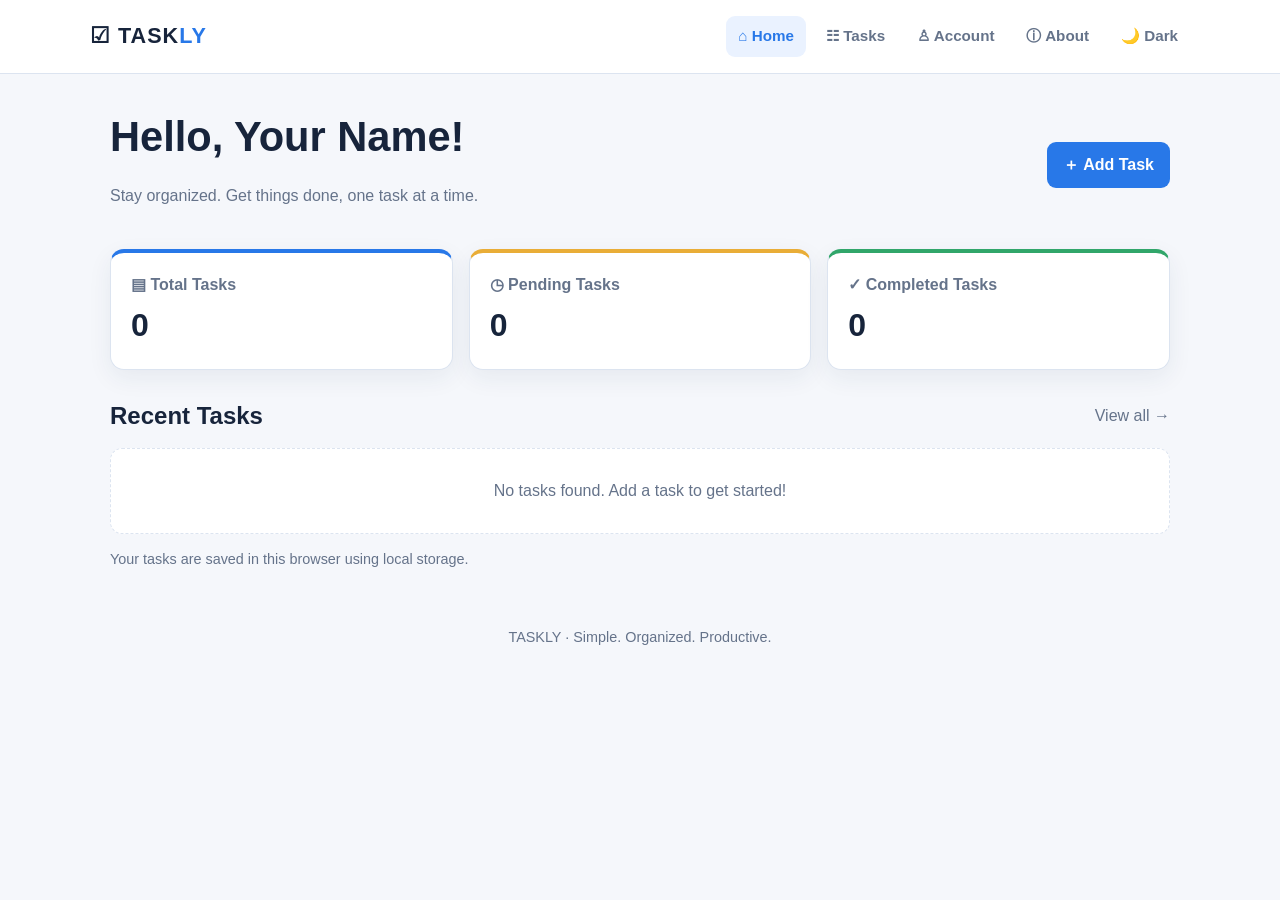
<file: index.html>
<!doctype html><html lang="en"><head><meta charset="utf-8"><meta name="viewport" content="width=device-width,initial-scale=1"><title>TASKLY | Dashboard</title><link rel="stylesheet" href="style.css"><script defer src="script.js"></script></head><body><header class="topbar"><a class="brand" href="index.html">☑ TASK<span>LY</span></a><nav><a class="active" href="index.html">⌂ Home</a><a href="tasks.html">☷ Tasks</a><a href="account.html">♙ Account</a><a href="about.html">ⓘ About</a><button class="theme-btn" aria-label="Toggle theme">🌙 Dark</button></nav></header><main class="container"><section class="welcome"><div><h1>Hello, <span data-user-name>Your Name</span>!</h1><p class="muted">Stay organized. Get things done, one task at a time.</p></div><a class="btn" id="dashboard-add" href="add-task.html">＋ Add Task</a></section><section class="stats"><div class="stat"><div class="label">▤ Total Tasks</div><div class="number" data-count="total">0</div></div><div class="stat"><div class="label">◷ Pending Tasks</div><div class="number" data-count="pending">0</div></div><div class="stat"><div class="label">✓ Completed Tasks</div><div class="number" data-count="completed">0</div></div></section><div class="section-head"><h2>Recent Tasks</h2><a href="tasks.html" class="muted">View all →</a></div><div id="recent-list" class="task-list"></div><p class="muted small">Your tasks are saved in this browser using local storage.</p></main><footer class="footer">TASKLY · Simple. Organized. Productive.</footer></body></html>
</file>
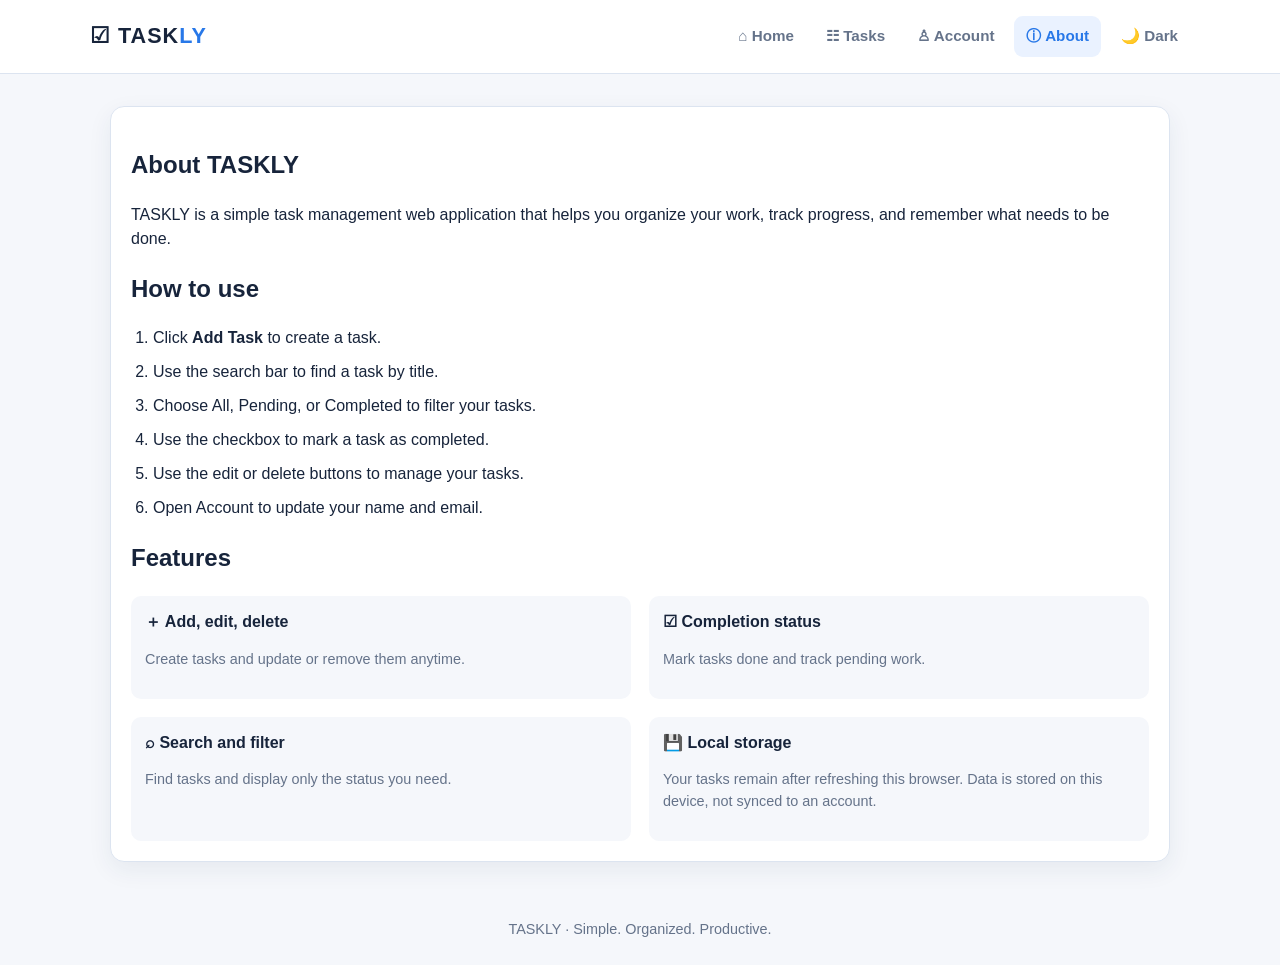
<file: about.html>
<!doctype html><html lang="en"><head><meta charset="utf-8"><meta name="viewport" content="width=device-width,initial-scale=1"><title>TASKLY | About</title><link rel="stylesheet" href="style.css"><script defer src="script.js"></script></head><body><header class="topbar"><a class="brand" href="index.html">☑ TASK<span>LY</span></a><nav><a href="index.html">⌂ Home</a><a href="tasks.html">☷ Tasks</a><a href="account.html">♙ Account</a><a class="active" href="about.html">ⓘ About</a><button class="theme-btn" aria-label="Toggle theme">🌙 Dark</button></nav></header><main class="container"><section class="panel"><h1>About TASKLY</h1><p>TASKLY is a simple task management web application that helps you organize your work, track progress, and remember what needs to be done.</p><h2>How to use</h2><ol class="steps"><li>Click <strong>Add Task</strong> to create a task.</li><li>Use the search bar to find a task by title.</li><li>Choose All, Pending, or Completed to filter your tasks.</li><li>Use the checkbox to mark a task as completed.</li><li>Use the edit or delete buttons to manage your tasks.</li><li>Open Account to update your name and email.</li></ol><h2>Features</h2><div class="two-col"><div class="info-item"><strong>＋ Add, edit, delete</strong><p class="muted small">Create tasks and update or remove them anytime.</p></div><div class="info-item"><strong>☑ Completion status</strong><p class="muted small">Mark tasks done and track pending work.</p></div><div class="info-item"><strong>⌕ Search and filter</strong><p class="muted small">Find tasks and display only the status you need.</p></div><div class="info-item"><strong>💾 Local storage</strong><p class="muted small">Your tasks remain after refreshing this browser. Data is stored on this device, not synced to an account.</p></div></div></section></main><footer class="footer">TASKLY · Simple. Organized. Productive.</footer></body></html>
</file>
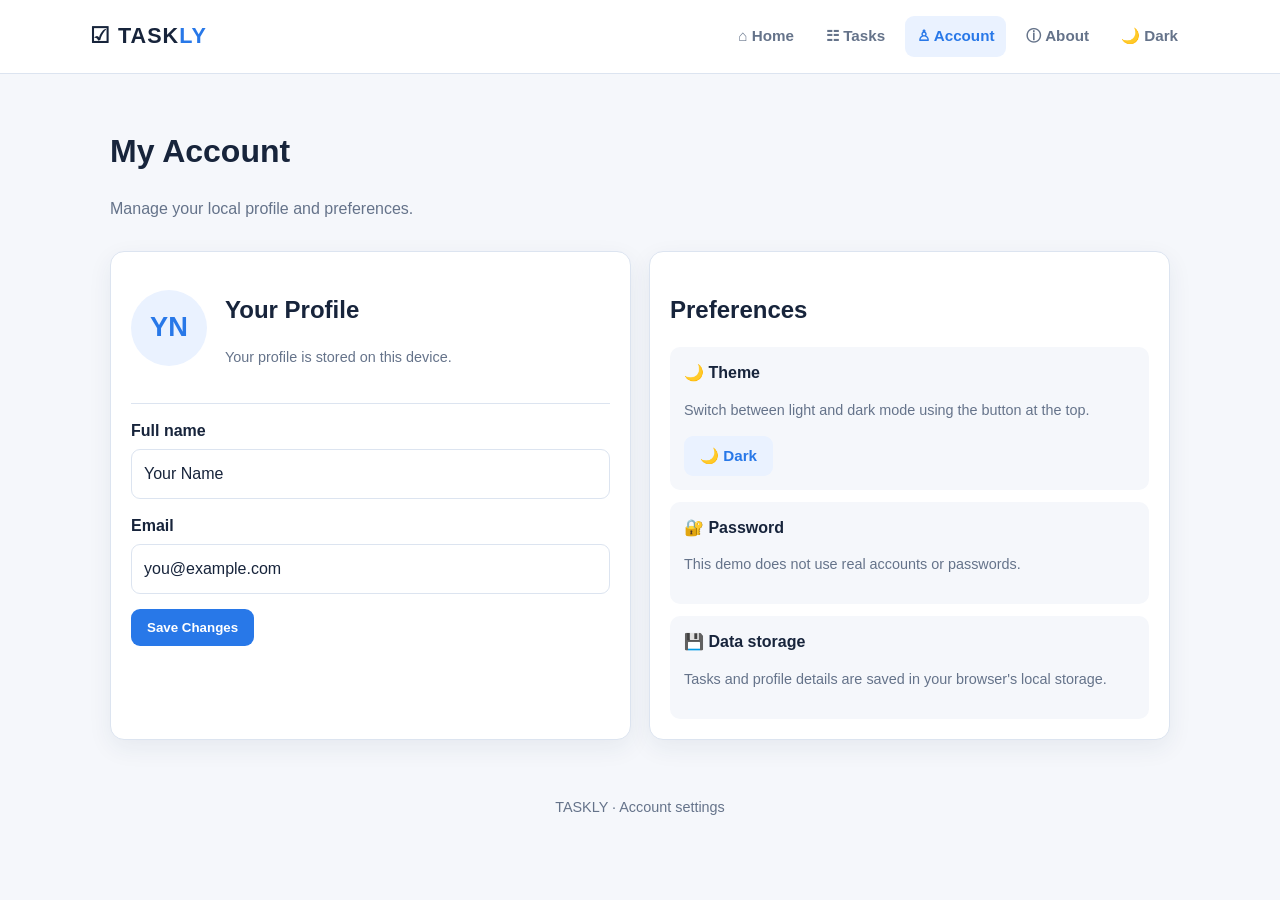
<file: account.html>
<!doctype html><html lang="en"><head><meta charset="utf-8"><meta name="viewport" content="width=device-width,initial-scale=1"><title>TASKLY | Account</title><link rel="stylesheet" href="style.css"><script defer src="script.js"></script></head><body><header class="topbar"><a class="brand" href="index.html">☑ TASK<span>LY</span></a><nav><a href="index.html">⌂ Home</a><a href="tasks.html">☷ Tasks</a><a class="active" href="account.html">♙ Account</a><a href="about.html">ⓘ About</a><button class="theme-btn" aria-label="Toggle theme">🌙 Dark</button></nav></header><main class="container"><div class="section-head"><div><h1>My Account</h1><p class="muted">Manage your local profile and preferences.</p></div></div><div class="two-col"><section class="panel"><div class="profile-top"><div class="avatar" id="profile-initials">YN</div><div><h2 id="account-name">Profile</h2><p class="muted small">Your profile is stored on this device.</p></div></div><form id="profile-form"><div class="field"><label for="profile-name">Full name</label><input id="profile-name" required maxlength="80"></div><div class="field"><label for="profile-email">Email</label><input id="profile-email" type="email" required maxlength="120"></div><button class="btn" type="submit">Save Changes</button><div id="toast" class="toast" role="status"></div></form></section><section class="panel"><h2>Preferences</h2><div class="info-list"><div class="info-item"><strong>🌙 Theme</strong><p class="muted small">Switch between light and dark mode using the button at the top.</p><button class="btn secondary theme-btn" type="button">🌙 Dark</button></div><div class="info-item"><strong>🔐 Password</strong><p class="muted small">This demo does not use real accounts or passwords.</p></div><div class="info-item"><strong>💾 Data storage</strong><p class="muted small">Tasks and profile details are saved in your browser's local storage.</p></div></div></section></div></main><footer class="footer">TASKLY · Account settings</footer><script>document.addEventListener('DOMContentLoaded',()=>{const p=JSON.parse(localStorage.getItem('taskly_profile_v1')||'{}');const h=document.getElementById('account-name');if(h)h.textContent=p.name||'Your Profile';document.getElementById('profile-form')?.addEventListener('submit',()=>{setTimeout(()=>{const p=JSON.parse(localStorage.getItem('taskly_profile_v1')||'{}');document.getElementById('account-name').textContent=p.name||'Your Profile'},0)})})</script></body></html>
</file>
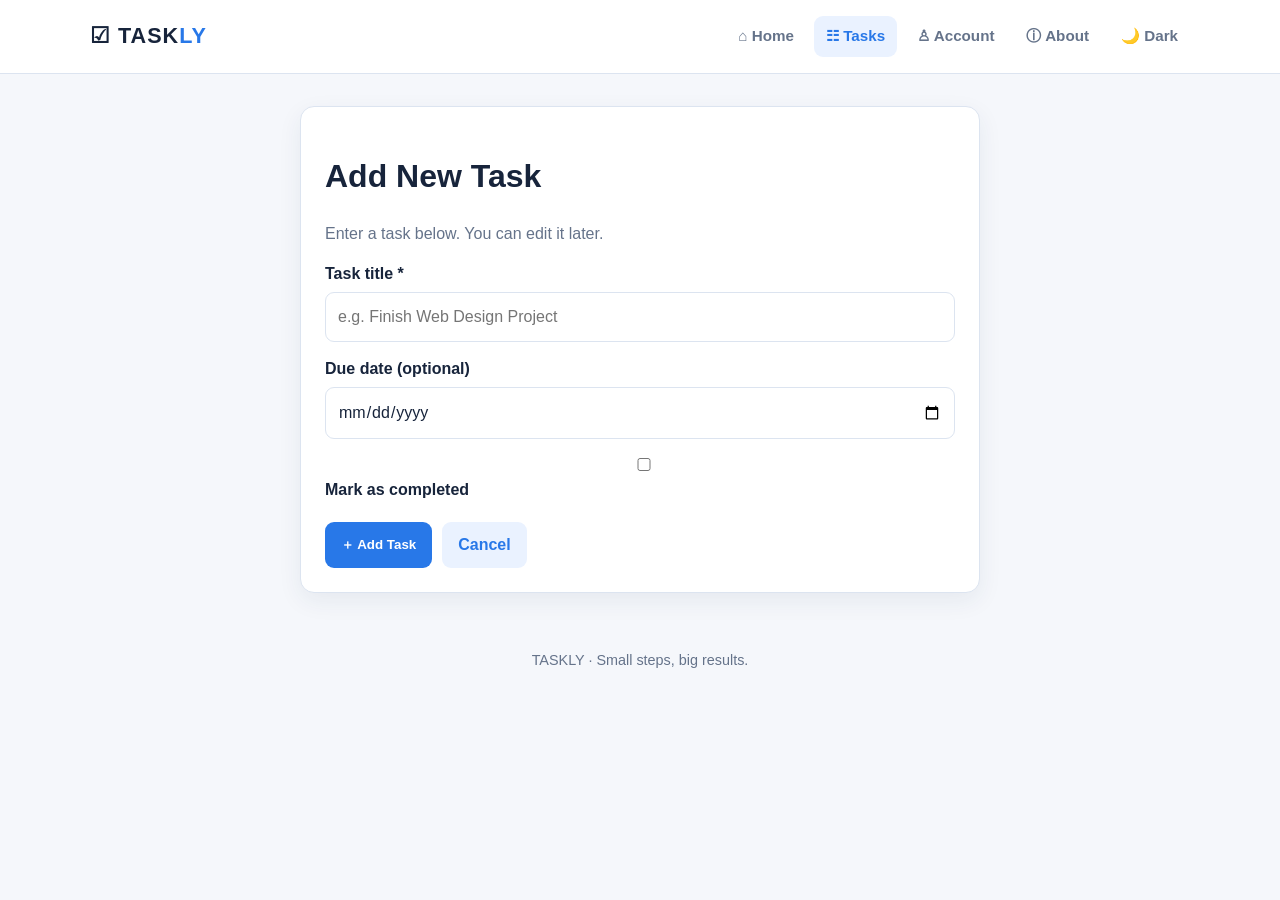
<file: add-task.html>
<!doctype html><html lang="en"><head><meta charset="utf-8"><meta name="viewport" content="width=device-width,initial-scale=1"><title>TASKLY | Add Task</title><link rel="stylesheet" href="style.css"><script defer src="script.js"></script></head><body><header class="topbar"><a class="brand" href="index.html">☑ TASK<span>LY</span></a><nav><a href="index.html">⌂ Home</a><a class="active" href="tasks.html">☷ Tasks</a><a href="account.html">♙ Account</a><a href="about.html">ⓘ About</a><button class="theme-btn" aria-label="Toggle theme">🌙 Dark</button></nav></header><main class="container"><form id="task-form" class="form-card"><h1 id="form-heading">Add New Task</h1><p class="muted">Enter a task below. You can edit it later.</p><div class="field"><label for="task-title">Task title *</label><input id="task-title" name="title" required maxlength="120" placeholder="e.g. Finish Web Design Project"></div><div class="field"><label for="task-due">Due date (optional)</label><input id="task-due" name="due" type="date"></div><div class="field"><label><input id="task-completed" type="checkbox"> Mark as completed</label></div><div class="form-actions"><button class="btn" id="save-task" type="submit">＋ Add Task</button><a class="btn secondary" href="tasks.html">Cancel</a></div></form></main><footer class="footer">TASKLY · Small steps, big results.</footer></body></html>
</file>
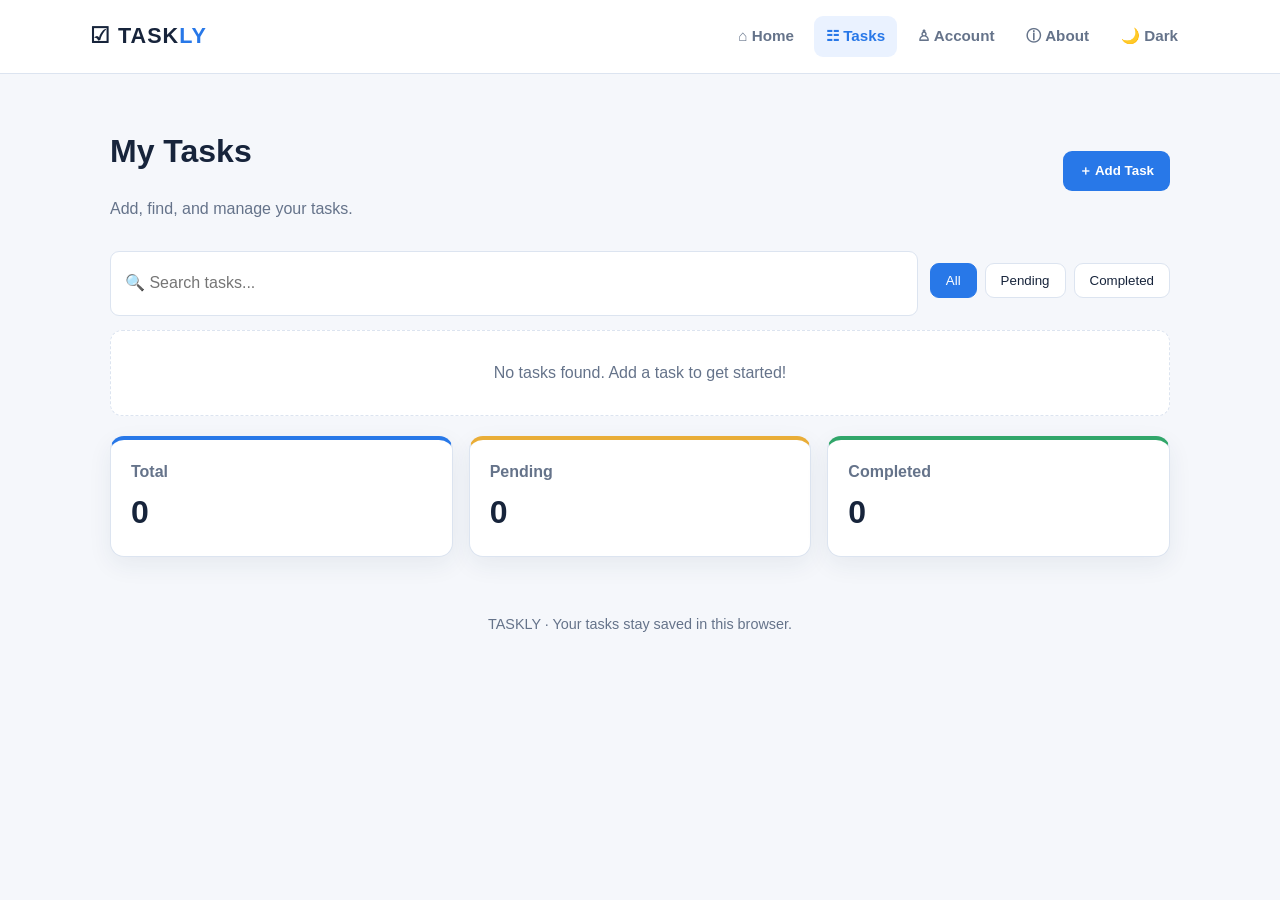
<file: tasks.html>
<!doctype html><html lang="en"><head><meta charset="utf-8"><meta name="viewport" content="width=device-width,initial-scale=1"><title>TASKLY | Tasks</title><link rel="stylesheet" href="style.css"><script defer src="script.js"></script></head><body><header class="topbar"><a class="brand" href="index.html">☑ TASK<span>LY</span></a><nav><a href="index.html">⌂ Home</a><a class="active" href="tasks.html">☷ Tasks</a><a href="account.html">♙ Account</a><a href="about.html">ⓘ About</a><button class="theme-btn" aria-label="Toggle theme">🌙 Dark</button></nav></header><main class="container"><div class="section-head"><div><h1>My Tasks</h1><p class="muted">Add, find, and manage your tasks.</p></div><button class="btn" id="add-task-btn">＋ Add Task</button></div><div class="task-tools"><input id="task-search" class="search" type="search" placeholder="🔍 Search tasks..." aria-label="Search tasks"><div class="filters"><button class="filter-btn active" data-filter="all">All</button><button class="filter-btn" data-filter="pending">Pending</button><button class="filter-btn" data-filter="completed">Completed</button></div></div><div id="task-list" class="task-list"></div><section class="stats"><div class="stat"><div class="label">Total</div><div class="number" data-count="total">0</div></div><div class="stat"><div class="label">Pending</div><div class="number" data-count="pending">0</div></div><div class="stat"><div class="label">Completed</div><div class="number" data-count="completed">0</div></div></section></main><footer class="footer">TASKLY · Your tasks stay saved in this browser.</footer></body></html>
</file>
<file: style.css>
:root{--bg:#f5f7fb;--panel:#fff;--text:#17243b;--muted:#65738a;--line:#dce4f0;--blue:#2878e8;--blue2:#eaf2ff;--green:#dff7e9;--yellow:#fff1cc;--shadow:0 8px 24px rgba(30,55,90,.07)}
*{box-sizing:border-box}body{margin:0;font-family:Arial,Helvetica,sans-serif;background:var(--bg);color:var(--text);line-height:1.5}body.dark{--bg:#111827;--panel:#1f2937;--text:#f3f4f6;--muted:#aab6c8;--line:#374151;--blue:#60a5fa;--blue2:#233955;--green:#164b35;--yellow:#59451b;--shadow:0 8px 24px rgba(0,0,0,.2)}
a{color:inherit;text-decoration:none}.topbar{background:var(--panel);border-bottom:1px solid var(--line);display:flex;align-items:center;justify-content:space-between;padding:16px max(20px,calc((100% - 1100px)/2));gap:20px;position:sticky;top:0;z-index:2}.brand{font-size:1.35rem;font-weight:800;letter-spacing:1px}.brand span{color:var(--blue)}nav{display:flex;gap:8px;align-items:center;flex-wrap:wrap}nav a,.theme-btn{padding:9px 12px;border-radius:9px;color:var(--muted);font-weight:600;border:0;background:transparent;cursor:pointer;font-size:.95rem}nav a.active,nav a:hover,.theme-btn:hover{background:var(--blue2);color:var(--blue)}.container{max-width:1100px;margin:32px auto;padding:0 20px}.welcome{display:flex;align-items:center;justify-content:space-between;gap:20px;margin-bottom:25px}.welcome h1{font-size:clamp(1.8rem,4vw,2.6rem);margin:0 0 5px}.muted{color:var(--muted)}.btn{display:inline-flex;align-items:center;justify-content:center;gap:8px;background:var(--blue);color:white;border:0;padding:11px 16px;border-radius:9px;font-weight:700;cursor:pointer}.btn:hover{filter:brightness(.95)}.btn.secondary{background:var(--blue2);color:var(--blue)}.btn.danger{background:#dc4c4c}.stats{display:grid;grid-template-columns:repeat(3,1fr);gap:16px;margin:20px 0 28px}.stat,.panel,.task-row,.form-card{background:var(--panel);border:1px solid var(--line);border-radius:14px;box-shadow:var(--shadow)}.stat{padding:20px}.stat .label{color:var(--muted);font-weight:600}.stat .number{font-size:2rem;font-weight:800;margin-top:4px}.stat:nth-child(1){border-top:4px solid var(--blue)}.stat:nth-child(2){border-top:4px solid #e9ad37}.stat:nth-child(3){border-top:4px solid #31a66a}.section-head{display:flex;align-items:center;justify-content:space-between;gap:12px;margin:24px 0 14px}.section-head h2{margin:0}.panel{padding:20px}.task-tools{display:grid;grid-template-columns:1fr auto;gap:12px;margin-bottom:14px}.search{width:100%;padding:12px 14px;border:1px solid var(--line);background:var(--panel);color:var(--text);border-radius:9px;font-size:1rem}.filters{display:flex;gap:8px;flex-wrap:wrap;margin:12px 0 18px}.filter-btn{padding:9px 15px;border:1px solid var(--line);background:var(--panel);color:var(--text);border-radius:9px;cursor:pointer}.filter-btn.active{background:var(--blue);color:#fff;border-color:var(--blue)}.task-list{display:grid;gap:10px}.task-row{display:flex;align-items:center;gap:12px;padding:14px}.task-row input[type=checkbox]{width:19px;height:19px;accent-color:var(--blue);flex-shrink:0}.task-main{flex:1;min-width:0}.task-title{font-weight:700;overflow-wrap:anywhere}.task-title.done{text-decoration:line-through;color:var(--muted)}.task-date{font-size:.82rem;color:var(--muted)}.status{font-size:.8rem;border-radius:20px;padding:5px 9px;background:var(--yellow);white-space:nowrap}.status.done{background:var(--green)}.task-actions{display:flex;gap:6px}.icon-btn{border:1px solid var(--line);background:var(--panel);color:var(--text);padding:7px 9px;border-radius:8px;cursor:pointer}.empty{padding:30px;text-align:center;color:var(--muted);background:var(--panel);border:1px dashed var(--line);border-radius:12px}.form-card{max-width:680px;margin:0 auto;padding:24px}.form-card h2{margin-top:0}.field{display:grid;gap:6px;margin:15px 0}.field label{font-weight:700}.field input,.field textarea,.field select{width:100%;padding:12px;border:1px solid var(--line);border-radius:9px;background:var(--panel);color:var(--text);font:inherit}.field textarea{min-height:110px;resize:vertical}.form-actions{display:flex;gap:10px;flex-wrap:wrap;margin-top:20px}.profile-top{display:flex;align-items:center;gap:18px;padding-bottom:20px;border-bottom:1px solid var(--line)}.avatar{height:76px;width:76px;border-radius:50%;display:grid;place-items:center;background:var(--blue2);color:var(--blue);font-size:1.7rem;font-weight:800}.two-col{display:grid;grid-template-columns:1fr 1fr;gap:18px}.info-list{display:grid;gap:12px}.info-item{padding:14px;background:var(--bg);border-radius:10px}.steps{padding-left:22px}.steps li{margin:10px 0}.footer{text-align:center;color:var(--muted);font-size:.9rem;padding:25px}.small{font-size:.9rem}.toast{margin:12px 0;padding:11px 14px;border-radius:9px;background:var(--green);display:none}.toast.show{display:block}
@media(max-width:700px){.topbar{align-items:flex-start;flex-direction:column;gap:10px;padding:14px 18px}nav{width:100%;gap:3px}nav a,.theme-btn{padding:8px}.container{margin:22px auto;padding:0 14px}.welcome{align-items:flex-start;flex-direction:column}.stats{gap:9px}.stat{padding:13px}.stat .number{font-size:1.5rem}.task-tools{grid-template-columns:1fr}.task-row{flex-wrap:wrap}.task-actions{margin-left:auto}.status{margin-left:auto}.two-col{grid-template-columns:1fr}.panel,.form-card{padding:16px}}


/* Smooth interface animations */
@keyframes tasklyFadeUp {
  from { opacity: 0; transform: translateY(8px); }
  to { opacity: 1; transform: translateY(0); }
}
main > *, .panel, .stat, .task-card, .form-card {
  animation: tasklyFadeUp 0.35s ease both;
}
button, .btn, nav a, .stat, .task-card {
  transition: transform 0.18s ease, box-shadow 0.18s ease, background-color 0.18s ease;
}
button:hover, .btn:hover { transform: translateY(-1px); }
@media (prefers-reduced-motion: reduce) {
  *, *::before, *::after { animation-duration: 0.01ms !important; transition-duration: 0.01ms !important; scroll-behavior: auto !important; }
}
</file>
